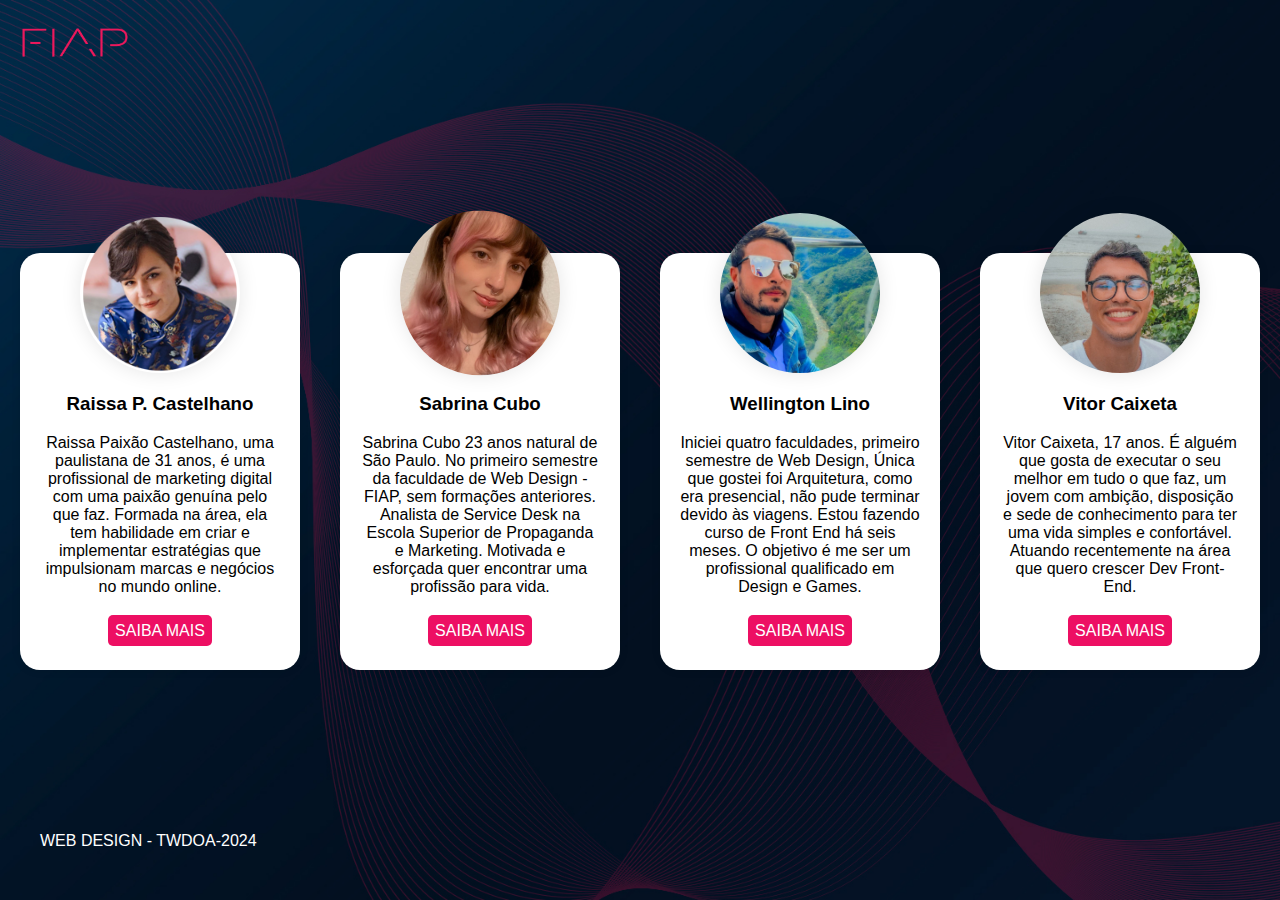
<file: index.html>
<!DOCTYPE html>
<html lang="pt-br">
<head>
    <meta charset="UTF-8">
    <meta name="viewport" content="width=device-width, initial-scale=1.0">
    <title>Atividade - Grupo 8</title>
    <link rel="stylesheet" href="css/index.css" media="screen" />
</head>

<body>

    <!-- Cabeçalho -->
    <header>
        <a href="index.html"><img class="logo" src="imagens/logo-fiap.png" alt="logo fiap"></a>
    </header>

    <!-- Main content -->
    <main>
        <div class="container"> <!-- div que engloba todos os cards -->
            <div class="row gap"> <!-- para os cards ficarem um do lado do outro -->

                <!-- Card 1 -->
                <div class="card">
                    <div class="container">
                        <div class="box-img">
                            <img src="imagens/raissa.png" class="fotocard" alt="foto-pessoa-1">
                        </div>

                        <h3 class="montsserat">Raissa P. Castelhano</h3>
                        <p class="montsserat">Raissa Paixão Castelhano, uma paulistana de 31 anos, é uma profissional de marketing digital com uma paixão genuína pelo que faz. Formada na área, ela tem habilidade em criar e implementar estratégias que impulsionam marcas e negócios no mundo online.</p>
                        
                        <div class="boxbutton">
                            <a class="buttonfiap" href="routes/bioraissa.html">SAIBA MAIS</a>
                        </div>
                    </div>
                </div>

                <!-- Card 2 -->
                <div class="card">
                    <div class="container">
                        <div class="box-img">
                            <img src="imagens/Sabrina.jpg" class="fotocard" alt="foto-pessoa-2">
                        </div>
                        <h3 class="montsserat">Sabrina Cubo</h3>
                        <p class="montsserat">Sabrina Cubo 23 anos natural de São Paulo. No primeiro semestre da faculdade de Web Design - FIAP, sem formações anteriores. Analista de Service Desk na Escola Superior de Propaganda e Marketing. Motivada e esforçada quer encontrar uma profissão para vida.</p>
                        
                        <div class="boxbutton">
                            <a class="buttonfiap" href="routes/biosabrina.html">SAIBA MAIS</a>
                        </div>
                    </div>
                </div>

                <!-- Card 3 -->
                <div class="card">
                    <div class="container">
                        <div class="box-img">
                            <img src="imagens/wellington.jpg" class="fotocard" alt="foto-pessoa-3">
                        </div>
                        <h3 class="montsserat">Wellington Lino</h3>
                        <p class="montsserat">Iniciei quatro faculdades, primeiro semestre de Web Design, Única que gostei foi Arquitetura, como era presencial, não pude terminar devido às viagens. Estou fazendo curso de Front End há seis meses. O objetivo é me ser um profissional qualificado em Design e Games.</p>
                        
                        <div class="boxbutton">
                            <a class="buttonfiap" href="routes/biowellington.html">SAIBA MAIS</a>
                        </div>
                    </div>
                </div>

                <!-- Card 4 -->
                <div class="card">
                    <div class="container">
                        <div class="box-img">
                            <img src="imagens/vitor.jpg" class="fotocard" alt="foto-pessoa-4">
                        </div>
                        <h3 class="montsserat">Vitor Caixeta</h3>
                        <p class="montsserat">Vitor Caixeta, 17 anos. É alguém que gosta de executar o seu melhor em tudo o que faz, um jovem com ambição, disposição e sede de conhecimento para ter uma vida simples e confortável. Atuando recentemente na área  que quero crescer Dev Front-End.</p>
                    
                        <div class="boxbutton">
                            <a class="buttonfiap" href="routes/biovitor.html">SAIBA MAIS</a>
                        </div>
                    </div>
                </div>

            </div>
            
        </div>
    </main>
        
    <!-- Footer - texto final -->
    <footer>
        <p>WEB DESIGN - TWDOA-2024</p>
    </footer>
</body>

</html>
</file>
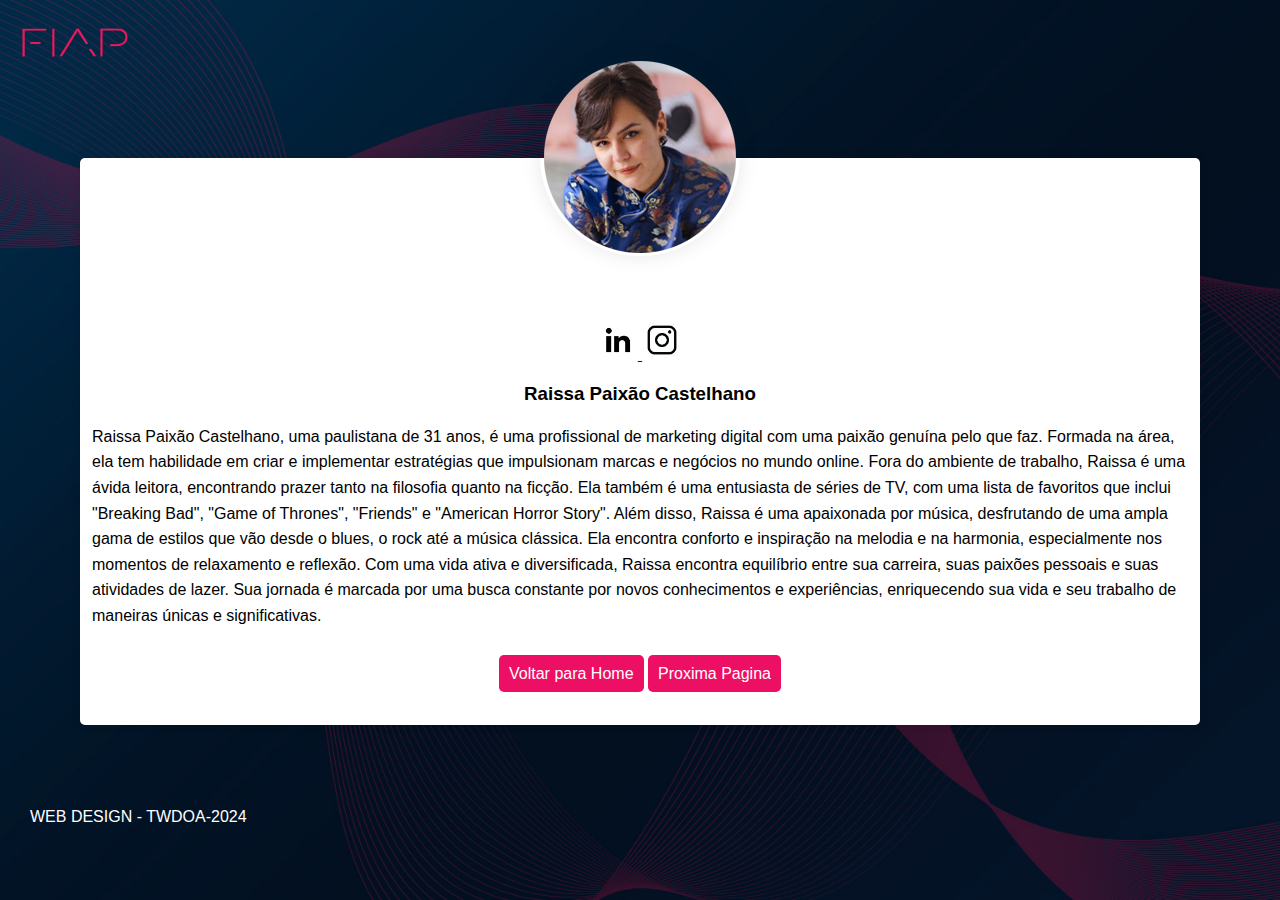
<file: routes/bioraissa.html>
<!DOCTYPE html>
<html lang="pt-br">
<head>
    <meta charset="UTF-8">
    <meta name="viewport" content="width=device-width, initial-scale=1.0">
    <title>Atividade - Grupo 8</title>
    <link rel="stylesheet" href="../css/bioraissa-sabrina.css" media="screen" />
</head>

<body>

    <header>
        <a href="../index.html"><img class="logo" src="../imagens/logo-fiap.png" alt="logo fiap"></a>
    </header>

    <main>
    
        <div class="card">
            <div class="container">
                <div class="box-img">
                    <img src="../imagens/raissa.png" class="fotocard" alt="raissa.png">
                </div>

                <div class="header-card">
                    <a href="https://www.linkedin.com/in/raissa-c-a4219281/" target="_blank">
                        <img src="../imagens/linkedin-icon.png" class="icon" alt="icon-linkedin">
                    </a>
                    <a href="https://www.instagram.com/raicastelhano/" target="_blank">
                        <img src="../imagens/instagram-icon.png" class="icon" alt="instagram-icon">
                    </a>
                </div>

                <h3 class="montsserat">Raissa Paixão Castelhano</h3>
                <p class="montsserat">Raissa Paixão Castelhano, uma paulistana de 31 anos, é uma profissional de marketing digital com uma paixão genuína pelo que faz. Formada na área, ela tem habilidade em criar e implementar estratégias que impulsionam marcas e negócios no mundo online.
Fora do ambiente de trabalho, Raissa é uma ávida leitora, encontrando prazer tanto na filosofia quanto na ficção. Ela também é uma entusiasta de séries de TV, com uma lista de favoritos que inclui "Breaking Bad", "Game of Thrones", "Friends" e "American Horror Story".
Além disso, Raissa é uma apaixonada por música, desfrutando de uma ampla gama de estilos que vão desde o blues, o rock até a música clássica. Ela encontra conforto e inspiração na melodia e na harmonia, especialmente nos momentos de relaxamento e reflexão.
Com uma vida ativa e diversificada, Raissa encontra equilíbrio entre sua carreira, suas paixões pessoais e suas atividades de lazer. Sua jornada é marcada por uma busca constante por novos conhecimentos e experiências, enriquecendo sua vida e seu trabalho de maneiras únicas e significativas.</p>
                   
                <div class="boxbutton">
                    <a class="buttonfiap" href="../index.html">Voltar para Home</a>
                    <a href="curriculoraissa.html"class="buttonfiap">Proxima Pagina</a>
                </div>
            </div>
        </div>
    </main>

    <footer>
        <p>WEB DESIGN - TWDOA-2024</p>
    </footer>
</body>

</html>
</file>
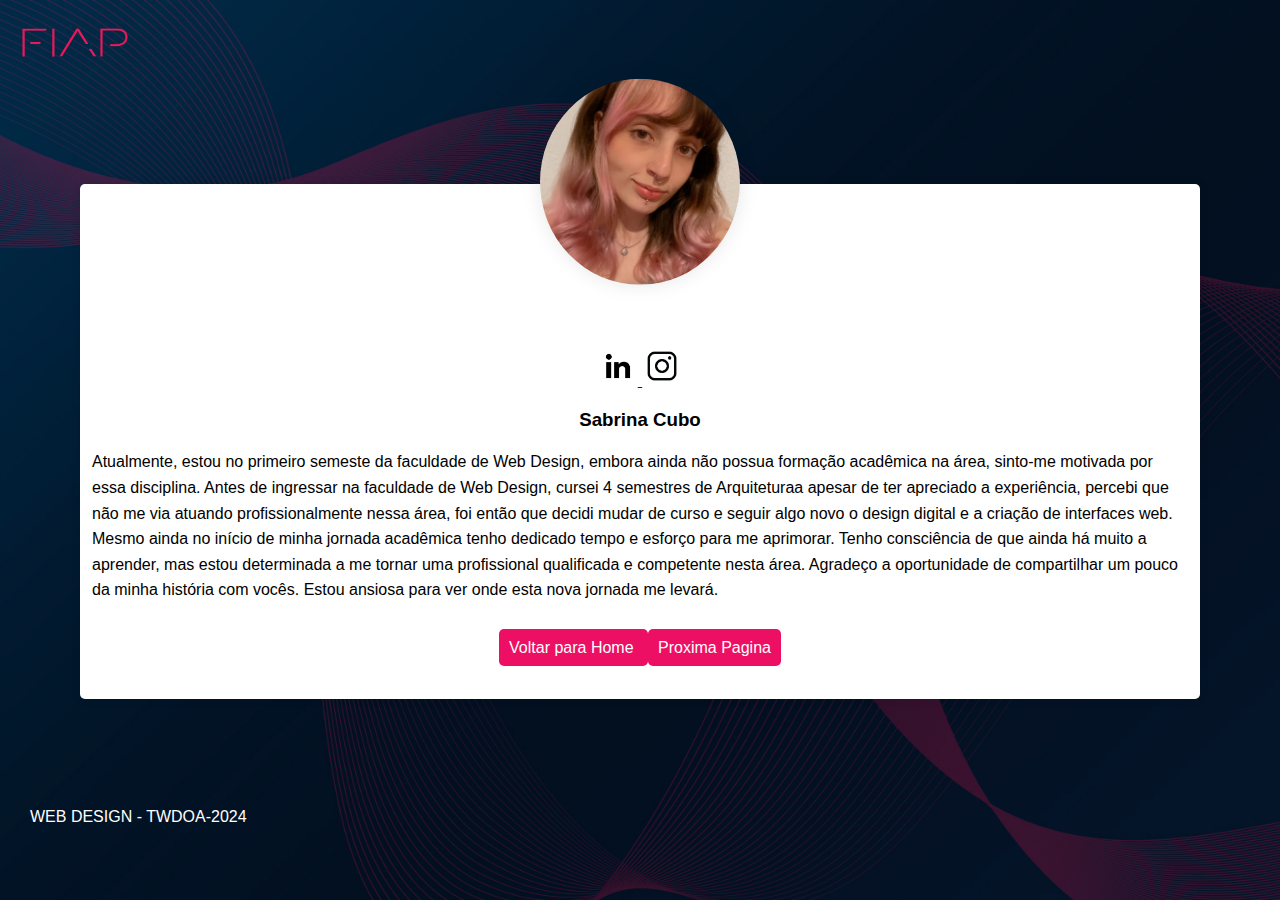
<file: routes/biosabrina.html>
<!DOCTYPE html>
<html lang="pt-br">
<head>
    <meta charset="UTF-8">
    <meta name="viewport" content="width=device-width, initial-scale=1.0">
    <title>Atividade - Grupo 8</title>
    <link rel="stylesheet" href="../css/bioraissa-sabrina.css" media="screen" />
</head>

<body>

    <header>
        <a href="../index.html"><img class="logo" src="../imagens/logo-fiap.png" alt="logo fiap"></a>
    </header>

    <main>
        <div class="card">

            <div class="container">
                <div class="box-img">
                    <img src="../imagens/Sabrina.jpg" class="fotocard" alt="Sabrina.png">
                </div>

                <div class="header-card">
                    <div>
                        <a href="https://www.linkedin.com/in/sabrina-cubo-387548176/">
                            <img src="../imagens/linkedin-icon.png" class="icon" alt="icon-linkedin">
                        </a>
                        <a href="https://www.instagram.com/abi.sabita/">
                            <img src="../imagens/instagram-icon.png" class="icon" alt="instagram-icon">
                        </a>
                    </div>

                    <h3 class="montsserat">Sabrina Cubo</h3>
                </div>

                <p class="montsserat">Atualmente, estou no primeiro semeste da faculdade de Web Design, embora ainda não possua formação acadêmica na área, sinto-me motivada por essa disciplina.
                Antes de ingressar na faculdade de Web Design, cursei 4 semestres de Arquiteturaa apesar de ter apreciado a experiência, percebi que não me via atuando profissionalmente nessa área, foi então que decidi mudar de curso e seguir algo novo o design digital e a criação de interfaces web. Mesmo ainda no início de minha jornada acadêmica tenho dedicado tempo e esforço para me aprimorar. Tenho consciência de que ainda há muito a aprender, mas estou determinada a me tornar uma profissional qualificada e competente nesta área.
                Agradeço a oportunidade de compartilhar um pouco da minha história com vocês. Estou ansiosa para ver onde esta nova jornada me levará.</p>
                   
                <div class="boxbutton">
                    <a class="buttonfiap" href="../index.html" >Voltar para Home </a>
                    <a href="curriculosabrina.html"class="buttonfiap">Proxima Pagina</a>
                </div>
            </div> 
        </div>
    </main>

    <footer>
        <p>WEB DESIGN - TWDOA-2024</p>
    </footer>
</body>

</html>
</file>
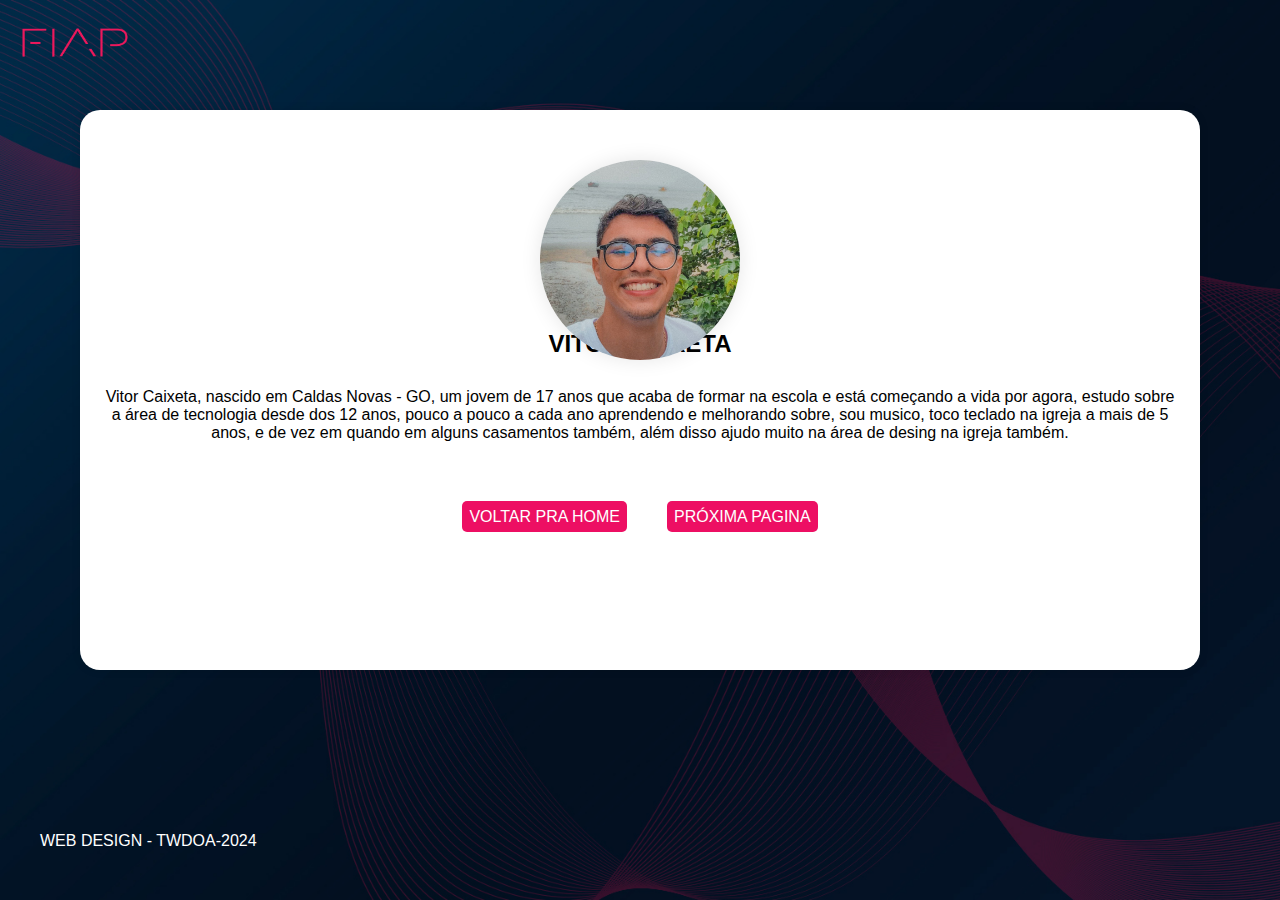
<file: routes/biovitor.html>
<!DOCTYPE html>
<html lang="pt-br">

<head>
    <meta charset="UTF-8">
    <meta name="viewport" content="width=device-width, initial-scale=1.0">
    <title>Biografia - Grupo 8</title>
    <link rel="icon" href="imagens/instagram-icon.png">
    <link rel="icon" href="imagens/linkedin-icon.png">
    <link rel="stylesheet" href="../css/biowellington-vitor.css" media="screen" />
    <link rel="stylesheet" href="https://cdnjs.cloudflare.com/ajax/libs/font-awesome/6.5.1/css/all.min.css"
        integrity="sha512-DTOQO9RWCH3ppGqcWaEA1BIZOC6xxalwEsw9c2QQeAIftl+Vegovlnee1c9QX4TctnWMn13TZye+giMm8e2LwA=="
        crossorigin="anonymous" referrerpolicy="no-referrer" />

</head>

<body>

    <!-- Cabeçalho -->
    <header>
        <a href="../index.html"><img class="logo" src="../imagens/logo-fiap.png" alt="logo fiap"></a>
    </header>



    <!-- Main content -->
    <main>
        <div class="container"> <!-- div que engloba todos os cards -->
            <div class="row gap"> <!-- para os cards ficarem um do lado do outro -->

                <!-- Card 1 -->
                <div class="card">
                    <div class="container">
                        <div class="box-img">
                            <img src="../imagens/vitor.jpg" class="fotocard" alt="foto-pessoa-1">
                        </div>

                        <div class="social-media">
                            <a class="x1" href="https://www.instagram.com/vitorcaixeta_/"> <i class="fa-brands fa-square-instagram" style="color: #0f0f10;"></i> </a>
                            <a href="https://www.linkedin.com/in/wellington-lino/"> <i class="fa-brands fa-linkedin" aria hidden="true" style="color: #0d0d0d;"> </i></a>
                        </div>

                        <section>
                            <h2 class="name">VITOR CAIXETA</h2>

                            <p class="montsserat">Vitor Caixeta, nascido em Caldas Novas - GO, um jovem de 17 anos que acaba de formar na escola e está começando a vida por agora, estudo sobre a área de tecnologia desde dos 12 anos, pouco a pouco a cada ano aprendendo e melhorando sobre, sou musico, toco teclado na igreja a mais de 5 anos, e de vez em quando em alguns casamentos também, além disso ajudo muito na área de desing na igreja também.</p>
                        </section>

                        <div class="flex gap">
                            <div class="boxbutton gap">
                                <a class="buttonfiap" href="../index.html">VOLTAR PRA HOME</a>
                            </div>
                            <div class="boxbutton gap">
                                <a class="buttonfiap" href="curriculovitor.html">PRÓXIMA PAGINA</a>
                            </div>
                        </div>

                    </div>
                </div>

            </div>

        </div>
    </main>



    <!-- Footer - texto final -->
    <footer>
        <p>WEB DESIGN - TWDOA-2024</p>
    </footer>


</body>

</html>
</file>
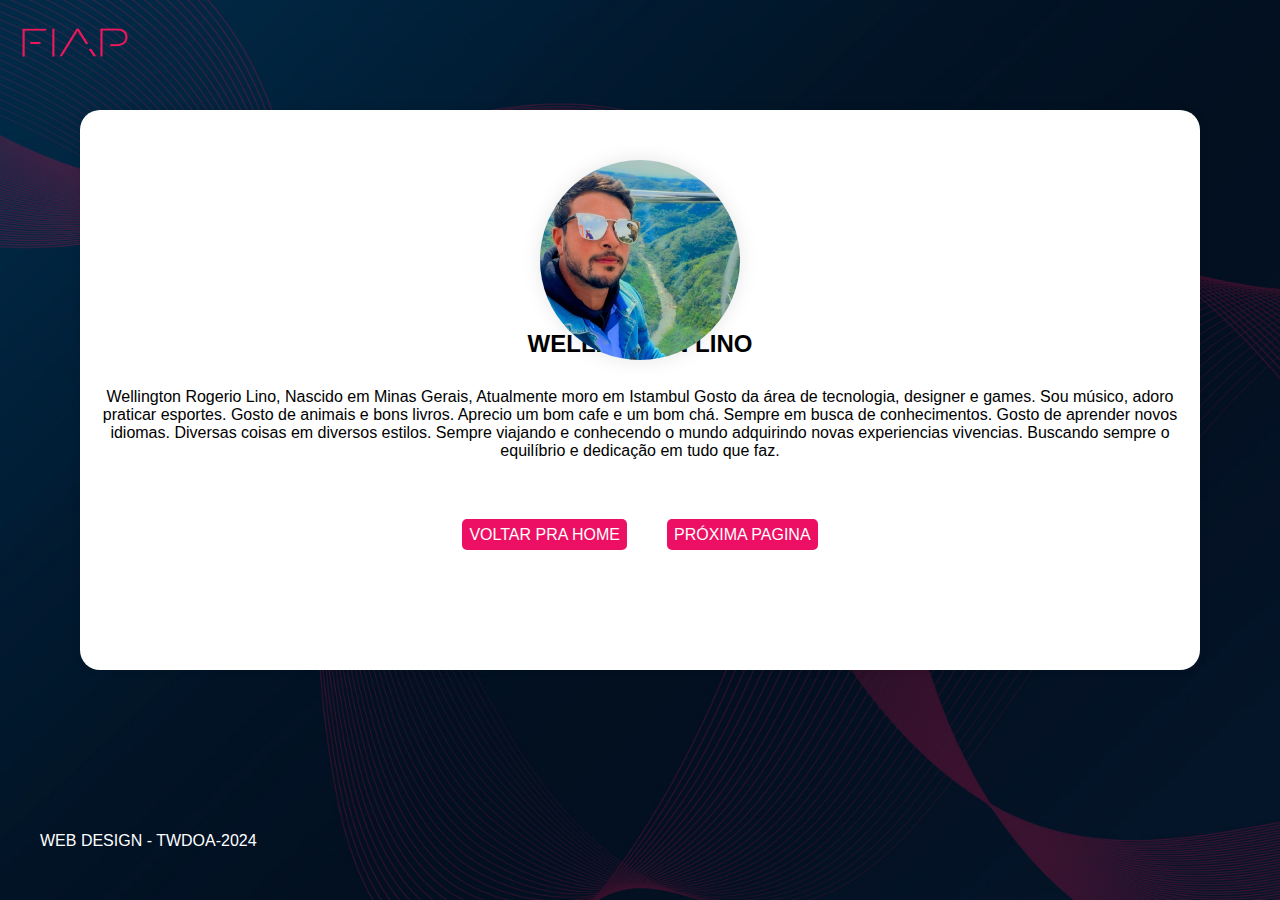
<file: routes/biowellington.html>
<!DOCTYPE html>
<html lang="pt-br">

<head>
    <meta charset="UTF-8">
    <meta name="viewport" content="width=device-width, initial-scale=1.0">
    <title>Biografia - Grupo 8</title>
    <link rel="icon" href="imagens/instagram-icon.png">
    <link rel="icon" href="imagens/linkedin-icon.png">
    <link rel="stylesheet" href="../css/biowellington-vitor.css" media="screen" />
    <link rel="stylesheet" href="https://cdnjs.cloudflare.com/ajax/libs/font-awesome/6.5.1/css/all.min.css"
        integrity="sha512-DTOQO9RWCH3ppGqcWaEA1BIZOC6xxalwEsw9c2QQeAIftl+Vegovlnee1c9QX4TctnWMn13TZye+giMm8e2LwA=="
        crossorigin="anonymous" referrerpolicy="no-referrer" />

</head>

<body>

    <!-- Cabeçalho -->
    <header>
        <a href="../index.html"><img class="logo" src="../imagens/logo-fiap.png" alt="logo fiap"></a>
    </header>



    <!-- Main content -->
    <main>
        <div class="container"> <!-- div que engloba todos os cards -->
            <div class="row gap"> <!-- para os cards ficarem um do lado do outro -->

                <!-- Card 1 -->
                <div class="card">
                    <div class="container">
                        <div class="box-img">
                            <img src="../imagens/wellington.jpg" class="fotocard" alt="foto-pessoa-1">

                        </div>

                        <div class="social-media">
                            <a class="x1" href="https://www.instagram.com/weto_lino/"> <i class="fa-brands fa-square-instagram"
                                    style="color: #0f0f10;"></i></a>
                            <a href="https://www.linkedin.com/in/wellington-lino/"> <i class="fa-brands fa-linkedin" aria hidden="true"
                                    style="color: #0d0d0d;"></i> </a>
                        </div>

                        <section>
                            <h2 class="name">WELLINGTON LINO</h2>

                            <p class="montsserat">Wellington Rogerio Lino, Nascido em Minas Gerais, Atualmente moro em Istambul
                                 Gosto da área de tecnologia, designer e games. Sou músico, adoro praticar esportes. Gosto de animais e bons livros.
                                 Aprecio um bom cafe e um bom chá. Sempre em busca de conhecimentos. Gosto de aprender novos idiomas. Diversas coisas em diversos estilos.
                                 Sempre viajando e conhecendo o mundo adquirindo novas experiencias vivencias. Buscando sempre o equilíbrio e dedicação em tudo que faz.
                        </p>
                        </section>



                        <div class="flex gap">
                            <div class="boxbutton gap">
                                <a class="buttonfiap" href="../index.html">VOLTAR PRA HOME</a>
                            </div>
                            <div class="boxbutton gap">
                                <a class="buttonfiap" href="curriculowellington.html">PRÓXIMA PAGINA</a>
                            </div>
                        </div>
                    </div>
                </div>

            </div>

        </div>
    </main>



    <!-- Footer - texto final -->
    <footer>
        <p>WEB DESIGN - TWDOA-2024</p>
    </footer>


</body>

</html>
</file>
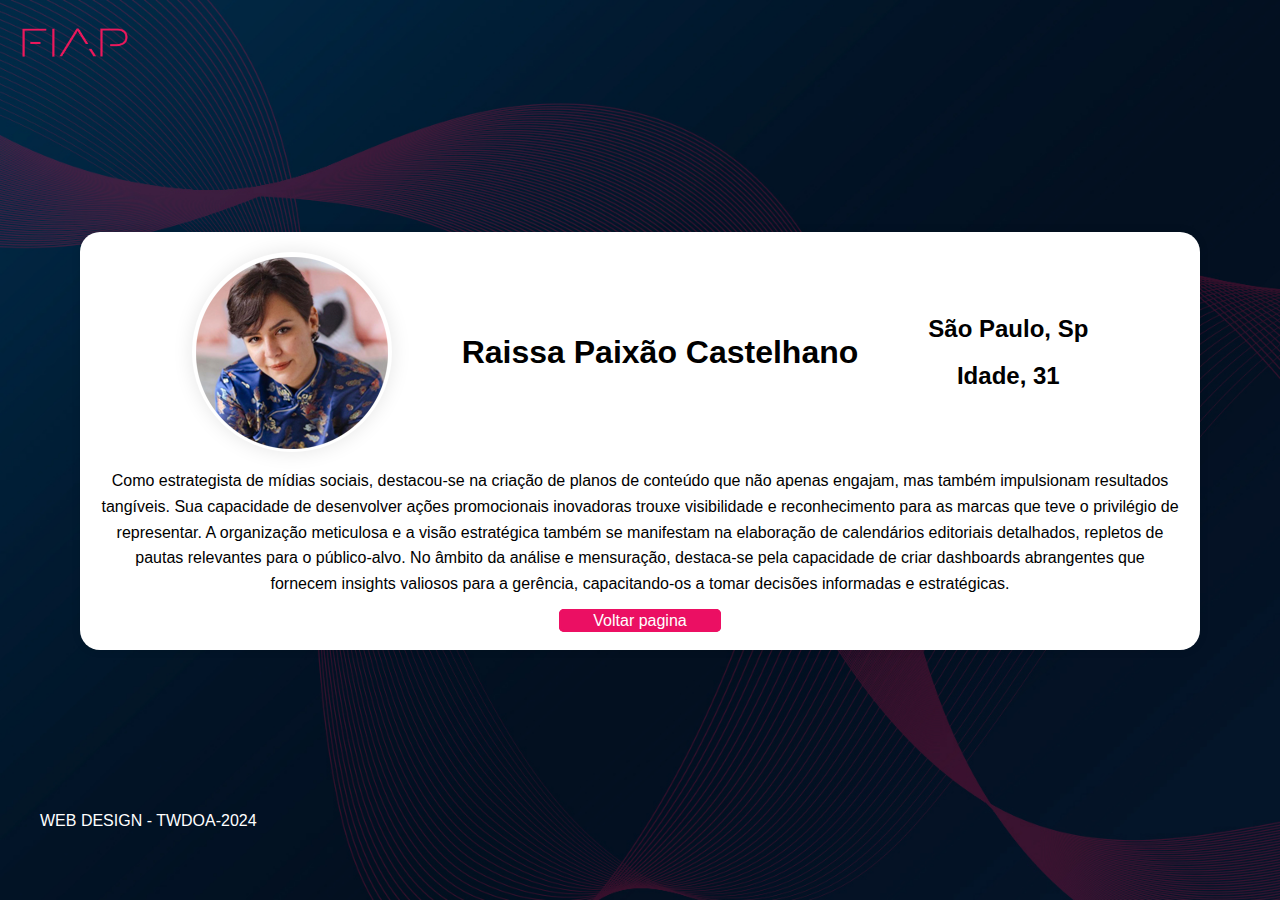
<file: routes/curriculoraissa.html>
<!DOCTYPE html>
<html lang="pt-br">
<head>
    <meta charset="UTF-8">
    <meta name="viewport" content="width=device-width, initial-scale=1.0">
    <title>Atividade - Grupo 8</title>
    <link rel="stylesheet" href="../css/curriculo.css" media="screen" />

    <link rel="stylesheet" href="https://cdnjs.cloudflare.com/ajax/libs/font-awesome/6.5.1/css/all.min.css" integrity="sha512-DTOQO9RWCH3ppGqcWaEA1BIZOC6xxalwEsw9c2QQeAIftl+Vegovlnee1c9QX4TctnWMn13TZye+giMm8e2LwA==" crossorigin="anonymous" referrerpolicy="no-referrer" />

    <!-- Cabeçalho -->
    <header>
        <a href="../index.html"><img class="logo" src="../imagens/logo-fiap.png" alt="logo fiap"></a>
    </header>

<body>
    <main>
        <div class="container">
            <div class="container-content">
                <div class="flex gap">
                    <img src="../imagens/raissa.png" class="photocard" alt="foto-pessoa">
                    <h1>Raissa Paixão Castelhano</h1>
                    <div class="text-start">
                        <a href="https://www.linkedin.com/in/raissa-c-a4219281/" target="_blank" ><i class="fa-brands fa-linkedin icon"></i></a>
                        <a href="https://www.instagram.com/raicastelhano/" target="_blank" ><i class="fa-brands fa-square-instagram icon"></i></a>
                        <h2>São Paulo, Sp </h2>
                        <h2>Idade, 31</h2>
                    </div>

                </div>
                
                <div>
                    <p class="text-center">Como estrategista de mídias sociais, destacou-se na criação de planos de conteúdo que não apenas engajam, mas também impulsionam resultados tangíveis. Sua capacidade de desenvolver ações promocionais inovadoras trouxe visibilidade e reconhecimento para as marcas que teve o privilégio de representar. A organização meticulosa e a visão estratégica também se manifestam na elaboração de calendários editoriais detalhados, repletos de pautas relevantes para o público-alvo. No âmbito da análise e mensuração, destaca-se pela capacidade de criar dashboards abrangentes que fornecem insights valiosos para a gerência, capacitando-os a tomar decisões informadas e estratégicas.</p>
                    <a href="bioraissa.html" class="btn">Voltar pagina</a>
                </div>

            </div>

        </div>
    </main>
    </body>
    
    <!-- Footer - texto final -->
        <footer>
            <p>WEB DESIGN - TWDOA-2024</p>
        </footer>
    </html>

</body>
</file>
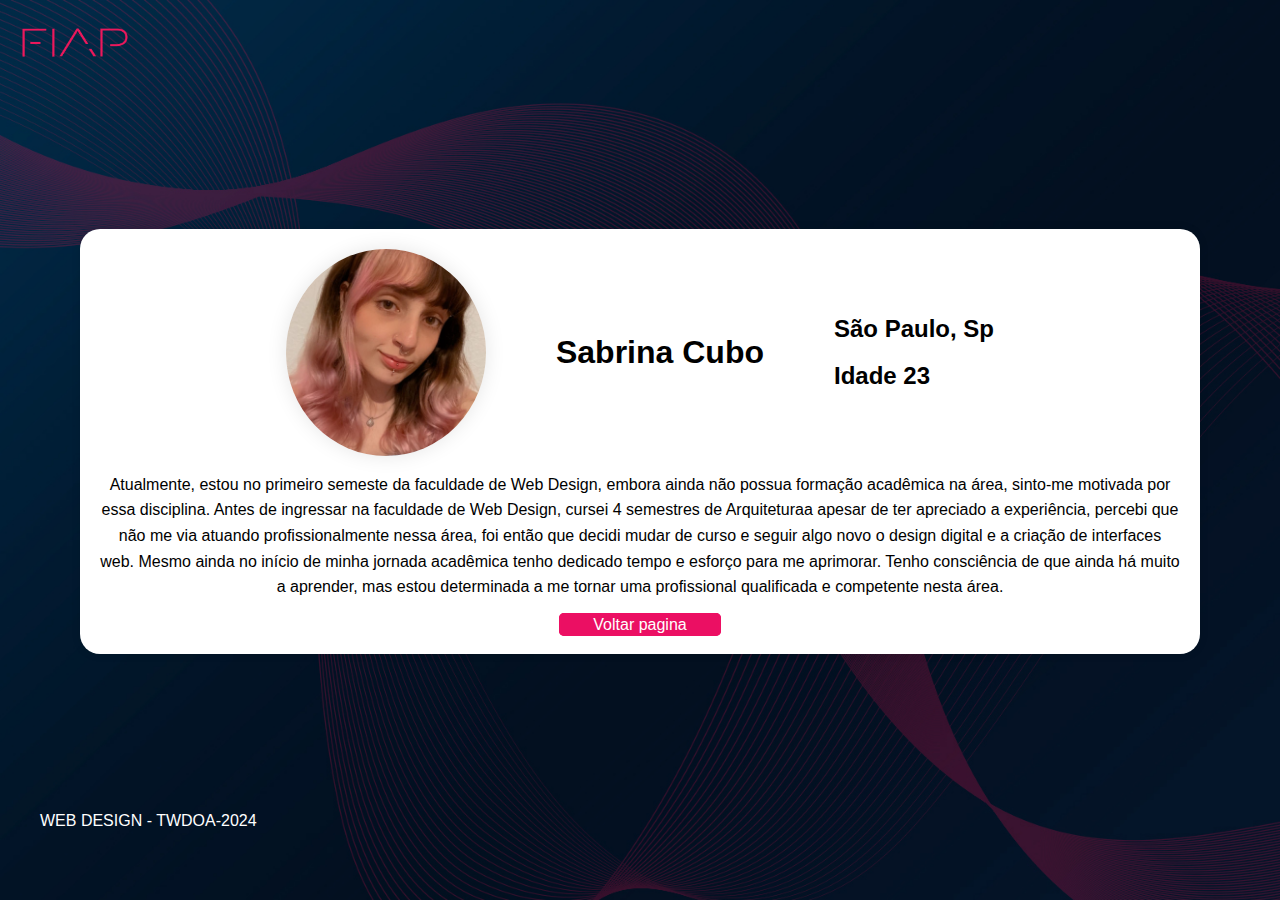
<file: routes/curriculosabrina.html>
<!DOCTYPE html>
<html lang="pt-br">
<head>
    <meta charset="UTF-8">
    <meta name="viewport" content="width=device-width, initial-scale=1.0">
    <title>Atividade - Grupo 8</title>
    <link rel="stylesheet" href="../css/curriculo.css" media="screen" />

    <link rel="stylesheet" href="https://cdnjs.cloudflare.com/ajax/libs/font-awesome/6.5.1/css/all.min.css" integrity="sha512-DTOQO9RWCH3ppGqcWaEA1BIZOC6xxalwEsw9c2QQeAIftl+Vegovlnee1c9QX4TctnWMn13TZye+giMm8e2LwA==" crossorigin="anonymous" referrerpolicy="no-referrer" />

    <!-- Cabeçalho -->
    <header>
        <a href="../index.html"><img class="logo" src="../imagens/logo-fiap.png" alt="logo fiap"></a>
    </header>

<body>
    <main>
        <div class="container">
            <div class="container-content">
                <div class="flex gap">
                    <img src="../imagens/Sabrina.jpg" class="photocard" alt="foto-pessoa">
                    <h1>Sabrina Cubo</h1>
                    <div class="text-icons">
                        <a href="https://www.linkedin.com/in/sabrina-cubo-387548176/" target="_blank" ><i class="fa-brands fa-linkedin icon"></i></a>
                        <a href="https://www.instagram.com/abi.sabita/ " target="_blank" ><i class="fa-brands fa-square-instagram icon"></i></a>
                        <h2>São Paulo, Sp </h2>
                        <h2>Idade 23</h2>
                    </div>
                </div>

                <div>
                    <p class="text-center">Atualmente, estou no primeiro semeste da faculdade de Web Design, embora ainda não possua formação acadêmica na área, sinto-me motivada por essa disciplina. Antes de ingressar na faculdade de Web Design, cursei 4 semestres de Arquiteturaa apesar de ter apreciado a experiência, percebi que não me via atuando profissionalmente nessa área, foi então que decidi mudar de curso e seguir algo novo o design digital e a criação de interfaces web. Mesmo ainda no início de minha jornada acadêmica tenho dedicado tempo e esforço para me aprimorar. Tenho consciência de que ainda há muito a aprender, mas estou determinada a me tornar uma profissional qualificada e competente nesta área.</p>
                    <a href="biosabrina.html" class="btn">Voltar pagina</a>
                </div>

            </div>

        </div>
    </main>
    </body>
    
    <!-- Footer - texto final -->
        <footer>
            <p>WEB DESIGN - TWDOA-2024</p>
        </footer>
    </html>

</body>
</file>
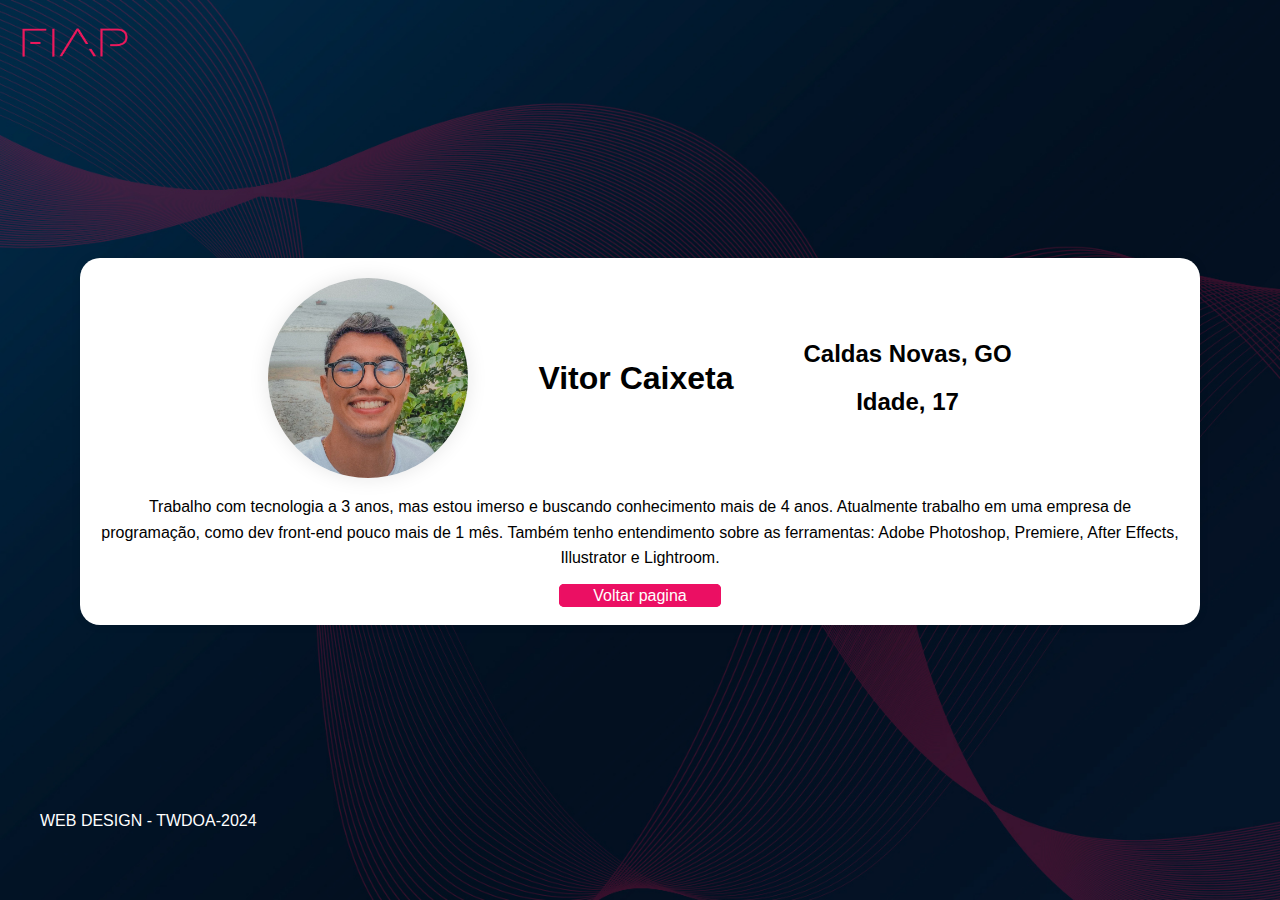
<file: routes/curriculovitor.html>
<!DOCTYPE html>
<html lang="pt-br">
<head>
    <meta charset="UTF-8">
    <meta name="viewport" content="width=device-width, initial-scale=1.0">
    <title>Atividade - Grupo 8</title>
    <link rel="stylesheet" href="../css/curriculo.css" media="screen" />

    <link rel="stylesheet" href="https://cdnjs.cloudflare.com/ajax/libs/font-awesome/6.5.1/css/all.min.css" integrity="sha512-DTOQO9RWCH3ppGqcWaEA1BIZOC6xxalwEsw9c2QQeAIftl+Vegovlnee1c9QX4TctnWMn13TZye+giMm8e2LwA==" crossorigin="anonymous" referrerpolicy="no-referrer" />

    <!-- Cabeçalho -->
    <header>
        <a href="../index.html"><img class="logo" src="../imagens/logo-fiap.png" alt="logo fiap"></a>
    </header>

<body>
    <main>
        <div class="container">
            <div class="container-content">
                
                <div class="flex gap">
                    <img src="../imagens/vitor.jpg" class="photocard" alt="foto-pessoa">
                    <h1>Vitor Caixeta</h1>
                    <div class="text-start">
                        <a href="https://www.linkedin.com/in/raissa-c-a4219281/" target="_blank" ><i class="fa-brands fa-linkedin icon"></i></a>
                        <a href="https://www.instagram.com/vitorcaixeta_/" target="_blank" ><i class="fa-brands fa-square-instagram icon"></i></a>
                        <h2>Caldas Novas, GO</h2>
                        <h2>Idade, 17</h2>
                    </div>
                </div>

                <div>
                    <p class="text-center">Trabalho com tecnologia a 3 anos, mas estou imerso e buscando conhecimento mais de 4 anos. Atualmente trabalho em uma empresa de programação, como dev front-end pouco mais de 1 mês. Também tenho entendimento sobre as ferramentas: Adobe Photoshop, Premiere, After Effects, Illustrator e Lightroom.</p>
                    <a href="biovitor.html" class="btn">Voltar pagina</a>
                </div>

            </div>

        </div>
    </main>
    </body>
    
    <!-- Footer - texto final -->
        <footer>
            <p>WEB DESIGN - TWDOA-2024</p>
        </footer>
    </html>

</body>
</file>
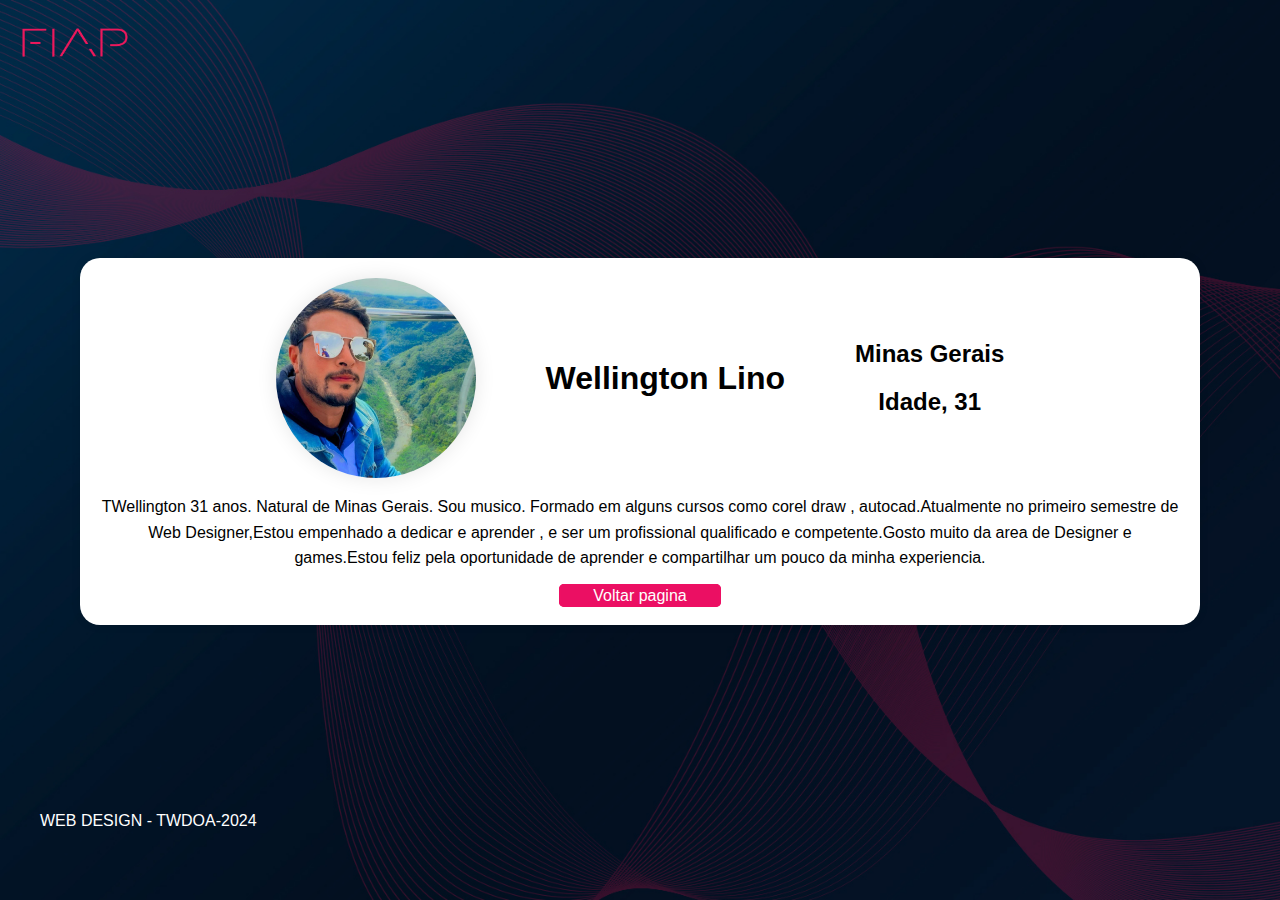
<file: routes/curriculowellington.html>
<!DOCTYPE html>
<html lang="pt-br">
<head>
    <meta charset="UTF-8">
    <meta name="viewport" content="width=device-width, initial-scale=1.0">
    <title>Atividade - Grupo 8</title>
    <link rel="stylesheet" href="../css/curriculo.css" media="screen" />

    <link rel="stylesheet" href="https://cdnjs.cloudflare.com/ajax/libs/font-awesome/6.5.1/css/all.min.css" integrity="sha512-DTOQO9RWCH3ppGqcWaEA1BIZOC6xxalwEsw9c2QQeAIftl+Vegovlnee1c9QX4TctnWMn13TZye+giMm8e2LwA==" crossorigin="anonymous" referrerpolicy="no-referrer" />

    <!-- Cabeçalho -->
    <header>
        <a href="../index.html"><img class="logo" src="../imagens/logo-fiap.png" alt="logo fiap"></a>
    </header>

<body>
    <main>
        <div class="container">
            <div class="container-content">
                <div class="flex gap">
                    <img src="../imagens/wellington.jpg" class="photocard" alt="foto-pessoa">
                    <h1>Wellington Lino</h1>
                    <div class="text-start">
                        <a href="https://www.linkedin.com/in/raissa-c-a4219281/" target="_blank" ><i class="fa-brands fa-linkedin icon"></i></a>
                        <a href="https://www.instagram.com/raicastelhano/" target="_blank" ><i class="fa-brands fa-square-instagram icon"></i></a>
                        <h2>Minas Gerais</h2>
                        <h2>Idade, 31</h2>
                    </div>
                </div>

                <div>
                    <p class="text-center">TWellington 31 anos. Natural de Minas Gerais. Sou musico. Formado em alguns cursos como corel draw , autocad.Atualmente no primeiro semestre de Web Designer,Estou empenhado a dedicar e aprender , e ser um profissional qualificado e competente.Gosto muito da area de Designer e games.Estou feliz pela oportunidade de aprender e compartilhar um pouco da minha experiencia.</p>
                    <a href="biowellington.html" class="btn">Voltar pagina</a>
                </div>

            </div>

        </div>
    </main>
    </body>
    
    <!-- Footer - texto final -->
        <footer>
            <p>WEB DESIGN - TWDOA-2024</p>
        </footer>
    </html>

</body>
</file>
<file: css/index.css>
body{
    background-image: url(../imagens/background.jpg);
    background-size: cover;
    background-position: center;
    background-repeat: no-repeat;

    min-height: 100vh;
    margin: 0; 
    padding: 0;

    font-family: "Montserrat", sans-serif;
}

.container {
    margin: 20px;
}

.row{
    height: 78vh;
    width: 100%;
    display: flex;
    justify-content: center; 
    align-items: center;
    flex-wrap: wrap;
}

.logo{
    margin-left: 10px;
    width: 130px;
    height: auto;
}

.montsserat{
    font-family: "Montserrat", sans-serif;
}

.card {
    margin: 0 auto;
    max-width: 18rem;
    width: auto;
    border-radius: 20px;
    position: relative;

    flex: 1;

    text-align: center;

    background-color: white;
    box-shadow: 0 0 10px rgba(0, 0, 0, 0.1);
    transition: 0.5s;
}

.card:hover{
    transform: scale(1.1);
}

.card h3{
    padding-top: 120px;
}

.box-img {
    position: absolute;
    top: 10%;
    left: 50%;
    transform: translate(-50%, -50%);
}

.fotocard {
    width: 160px;
    height: auto;
    border-radius: 100%;
    box-shadow: 0 0 20px rgba(0, 0, 0, 0.1);
}

.gap{
    gap: 40px;
}

.boxbutton{
    padding-top: 10px;
    padding-bottom: 10px;
}

.buttonfiap{
    background-color: #ed0f63;
    border-radius: 5px;
    padding: 7px;

    text-decoration: none;
    color: white;
}

footer{
    p{
        margin-left: 40px;
        color: white;
    }
}

@media (max-width: 1050px){
    .row{
        height: 100%;
    }
    
    .card{
        margin-top: 60px;
        flex: 100%;
        max-width: 20rem;
    }

    header{
        display: flex;
        justify-content: center; 
        align-items: center; 
        margin: 0; 
        padding: 0;
    }

    footer{
        display: flex;
        justify-content: center; 
        margin: 0; 
        padding: 0;
    }

    footer{
        p{
            margin-left: 0px;
            color: white;
        }
    }
}


@media (max-width: 800px){
    .row{
        height: 100%;
    }

    .card{
        margin-top: 60px;
        flex: 100%;
        max-width: 30rem;
    }

    header{
        display: flex;
        justify-content: center; 
        align-items: center; 
        margin: 0; 
        padding: 0;
    }

    footer{
        display: flex;
        margin: 0; 
        padding: 0;
    }

    footer{
        p{
            margin-left: 0px;
            color: white;
        }
    }
}
</file>
<file: css/bioraissa-sabrina.css>
body{
    background-image: url(../imagens/background.jpg);
    background-size: cover;
    background-position: center;
    background-repeat: no-repeat;

    min-height: 100vh;
    margin: 0; 
    padding: 0;

    font-family: "Montserrat", sans-serif;
}

.container {
    margin: 12px;
}

main{
    display: flex;
    justify-content: center;
    align-items: center;
    height: 78vh;
    width: 100%;
}



.logo{
    margin-left: 10px;
    width: 130px;
    height: auto;
}

.montsserat{
    font-family: "Montserrat", sans-serif;
}

.card {
    margin: 0 auto;
    max-width: 70rem;
    border-radius: 5px;
    position: relative;

    flex: 1;

    text-align: center;

    background-color: white;
    box-shadow: 0 0 10px rgba(0, 0, 0, 0.1);
    transition: 0.5s;
}

.card p {
    line-height: 1.6; 
    text-align: start;
}

.box-img {
    position: absolute;
    top: 0%;
    left: 50%;
    transform: translate(-50%, -50%);
}

.fotocard {
    width: 200px;
    height: auto;
    border-radius: 100%;
    box-shadow: 0 0 20px rgba(0, 0, 0, 0.1);
}

.icon{
    height: 40px;
    width: auto;

}

.header-card{   
    padding-top: 150px;
}

.gap{
    gap: 60px;
}

.boxbutton{
    padding-top: 20px;
    padding-bottom: 30px;
}

.buttonfiap{
    background-color: #ed0f63;
    border-radius: 5px;
    padding: 10px;

    text-decoration: none;
    color: white;

}


footer{
    p{
        margin-left: 30px;
        color: white;
    }
}

@media (max-width: 1050px){
    main{
        height: 100%;
    }
    
    .card{
        margin-top: 60px;
        flex: 100%;
        max-width: 50rem;
    }

    header{
        display: flex;
        justify-content: center; 
        align-items: center; 
        margin: 30; 
        padding: 0;
    }

    footer{
        display: flex;
        justify-content: center; 
        margin: 0; 
        padding: 0;
    }

    footer{
        p{
            margin-left: 0px;
            color: white;
        }
    }
}

@media (max-width: 800px){
    main{
        height: 100%;
    }

    .card{
        top: 30px;
        bottom: 30px;
        margin-top: 60px;
        flex: 100%;
        max-width: 40rem;
    }

    header{
        display: flex;
        justify-content: center; 
        align-items: center; 
        margin: 0; 
        padding: 0;
    }

    footer{
        display: flex;
        margin: 0; 
        padding: 0;
    }

    footer{
        p{
            margin-top: 70px;
            margin-left: 0px;
            color: white;
        }
    }
}

@media (max-width: 700px){
    main{
        height: 100%;
    }

    .card{
        top: 30px;
        bottom: 30px;
        margin-top: 60px;
        flex: 100%;
        max-width: 30rem;
    }
}

@media (max-width: 450px){
    main{
        height: 100%;
    }

    .card{
        top: 30px;
        bottom: 30px;
        margin-top: 60px;
        flex: 100%;
        max-width: 22rem;
    }
}
</file>
<file: css/biowellington-vitor.css>
body {
    background-image: url(../imagens/background.jpg);
    background-size: cover;
    background-position: center;
    background-repeat: no-repeat;

    min-height: 100vh;
    min-width: 80%;

    margin: 0;
    padding: 0;

    font-family: "Montserrat", sans-serif;
}

.icons{
   font-size: 40px;
    padding-left: 800px;
    padding-top: 30px;
}

.container {
    margin: 20px ;
}

.row {
    height: 78vh;
    width: 100%;
    display: flex;
    justify-content: center;
    align-items: center;
    flex-wrap: wrap;
}

.logo {
    margin-left: 10px;
    width: 130px;
    height: auto;
}

.montsserat {
    font-family: "Montserrat", sans-serif;
}

.card {
    margin-bottom: 200px;
    max-width: 70rem;
    border-radius: 20px;
    position: relative;
    height: 35rem;
    flex: 1;
    align-items: center;
    

    text-align: center;

    background-color: white;
    box-shadow: 0 0 10px rgba(0, 0, 0, 0.1);
}

.flex{
    display: flex;
    justify-content: center;
    align-items: center;
    flex-wrap: wrap;
}


section h2{
    margin-top: 220px;
}

section p{
    padding-top: 10px;
}

.social-media {
    font-size: 40px;
    padding-left: 800px;
    border-radius: 15px;
    cursor: pointer; 
}

.social-media :hover{
    transform: scale(1.1);
}

.box-img {
    position: absolute;
    top: 10%;
    left: 50%;
    transform: translate(-50%, -50%);  
}

.fotocard {
    width: 200px;
    height: auto;
    border-radius: 100%;
    box-shadow: 0 0 20px rgba(0, 0, 0, 0.1);
    margin-top: 12rem;
   
}

.gap {
    gap: 40px;
}

.boxbutton {
    padding-top: 50px;
    padding-bottom: 10px;
}

.buttonfiap {
    background-color: #ed0f63;
    border-radius: 5px;
    padding: 7px;
    transform: scale(1.1);
    text-decoration: none;
    color: white;
    cursor: pointer;
}

footer {
    p {
        margin-left: 40px;
        color: white;
    }
}

@media (max-width: 1050px) {
    .row {
        height: 100%;
    }

    .card {
        margin-top: 60px;
        flex: 100%;
        max-width: 40rem;
        height: 740px;
    }

    header {
        display: flex;
        justify-content: center;
        align-items: center;
        margin: 0;
        padding: 0;
    }

    footer {
        display: flex;
        justify-content: center;
        margin: 0;
        padding: 0;
    }

    footer {
        p {
            margin-left: 0px;
            color: white;
        }
    }
    .container{
        flex-direction: column;

    }

    section h2{
        margin-top: 210px;
    }
    
    section p{
        padding-top: 10px;
    }

    .social-media {
        font-size: 30px;
        flex-direction: column;
        padding-left: 230px;
    }

    .fotocard{
        margin-bottom: 15px;
    }

    .boxbutton {
        padding: 5px;
    }

}




@media (max-width: 800px) {
    .row {
        height: 100%;
    }

    .card {
        margin-top: 60px;
        flex: 100%;
        max-width: 22rem;
        height: auto;
    }

    header {
        display: flex;
        justify-content: center;
        align-items: center;
        margin: 0;
        padding: 0;
    }

    footer {
        display: flex;
        margin: 0;
        padding: 0;
    }

    footer {
        p {
            margin-left: 0px;
            color: white;
        }
    }
    .container{
        flex-direction: column;
    }

    .social-media {
        font-size: 30px;
        flex-direction: column;
        padding-left: 270px;
    }

    .gap {
        gap: 20px;
    }

    section h2{
        margin-top: 250px;
    }
    
    section p{
        padding-top: 15px;
    }
    
}
</file>
<file: css/curriculo.css>
body{
    background-image: url(../imagens/background.jpg);
    background-size: cover;
    background-position: center;
    background-repeat: no-repeat;

    min-height: 100vh;
    margin: 0; 
    padding: 0;

    font-family: "Montserrat", sans-serif;
}

main{
    display: flex;
    justify-content: center;
    align-items: center;
    height: 78vh;
    width: 100%;
}

.container  {
    margin: 0 auto;
    max-width: 70rem;
    width: auto;
    border-radius: 20px;
    position: relative;

    flex: 1;

    text-align: center;

    background-color: white;
    box-shadow: 0 0 10px rgba(0, 0, 0, 0.1);
    transition: 0.5s;
}

.container-content {
    margin: 20px;
}

.flex{
    display: flex;
    justify-content: center;
    align-items: center;
    flex-wrap: wrap;
}

.text-icons{
    text-align: start;
}

.text-center{
    text-align: center;
}

.gap{
    gap: 70px;
}

.logo{
    margin-left: 10px;
    width: 130px;
    height: auto;
}

p {
    text-align: left;
    line-height: 1.6; 
}

.photocard {
    width:200px;
    border-radius: 200%;
    box-shadow: 0 0 20px rgba(0, 0, 0, 0.1);
    position:relative;
	}

    .photocard:hover{
        transform: scale(1.1);
    }

.icon {
    font-size: 40px;
    color: hsl(255, 92%, 10%);
    transition: .5s;
}

.icon:hover {
    background-color: #ed0f63;
    border-radius: 6px;
    margin: 10px;
    border-color: transparent;
}


.btn {
    background-color: hsl(337, 88%, 49%);
    color: white;
    border:  2px solid #ed0f63;
    padding: 1px 2rem;
    border-radius: 5px;
    text-decoration:none;
    position:relative;
}

footer{
    display: flex;
    justify-content: start; 
    margin-left: 40px;
    color: white;
    position: relative;
}

@media (max-width: 1050px){
    .container{
        max-width: 50rem;
        margin-top: 60px;
        flex: 100%;
    }

    main{
        height: 100%;
    }

    header{
        display: flex;
        justify-content: center; 
        align-items: center; 
        margin: 0; 
        padding: 0;
    }

    footer{
        display: flex;
        justify-content: center; 
        margin: 0; 
        padding: 0;
    }

    footer{
        p{
            margin-left: 0px;
            color: white;
        }
    }
}


@media (max-width: 800px){

    .container{
        margin-top: 60px;
        flex: 100%;
        max-width: 25rem;
    }

    .text-icons{
        text-align: center;
    }

    main{    
        height: 100%;
    }

    .gap{
        gap: 10px;
    }

    header{
        display: flex;
        justify-content: center; 
        align-items: center; 
        margin: 0; 
        padding: 0;
    }

    footer{
        display: flex;
        margin: 0; 
        padding: 0;
    }

    footer{
        p{
            margin-left: 0px;
            color: white;
        }
    }
}
</file>
